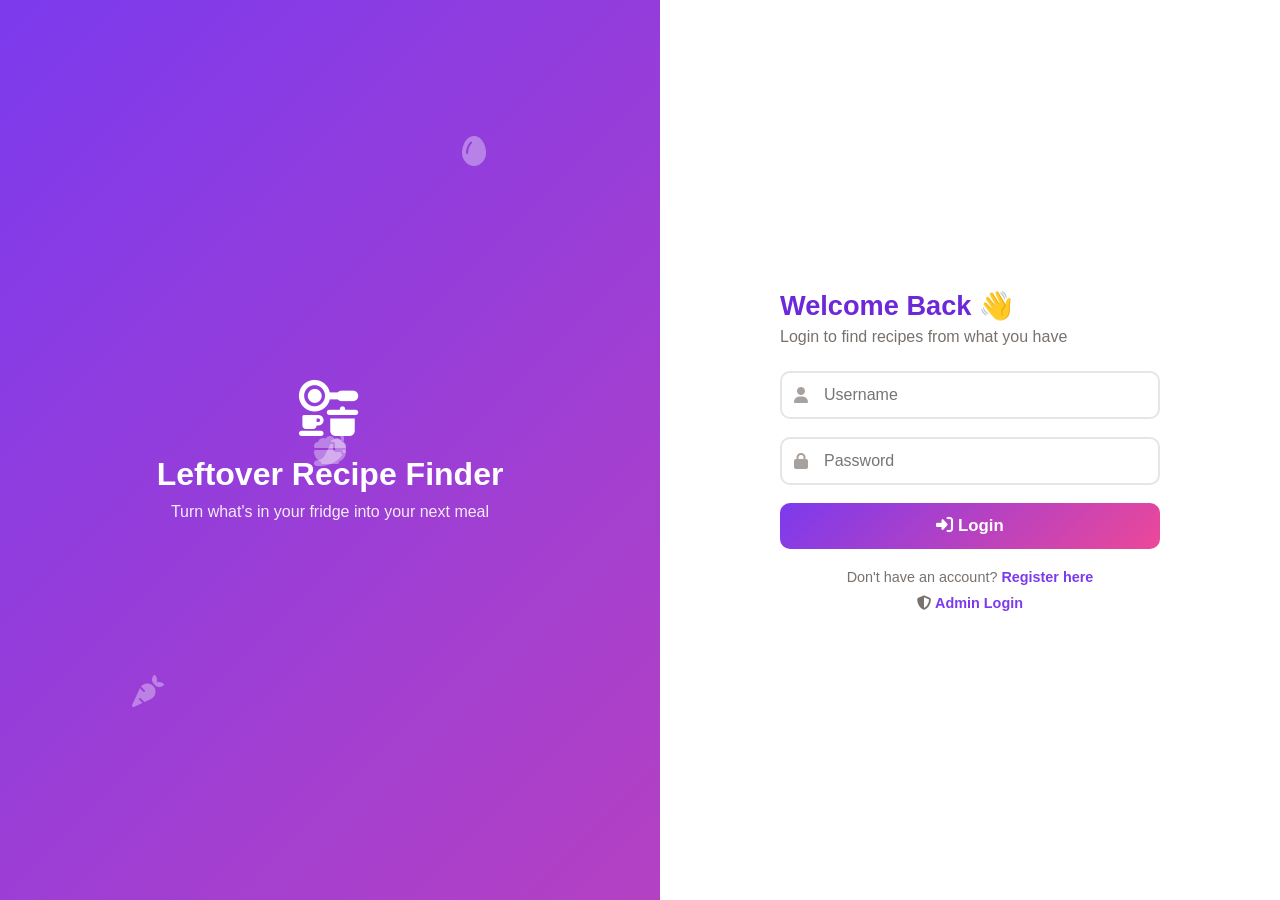
<file: index.html>
<!DOCTYPE html>
<html lang="en">
<head>
<meta charset="UTF-8">
<meta name="viewport" content="width=device-width, initial-scale=1.0">
<title>Login - Leftover Recipe Finder</title>
<link rel="stylesheet" href="https://cdnjs.cloudflare.com/ajax/libs/font-awesome/6.5.1/css/all.min.css">
<link rel="stylesheet" href="style.css">
</head>
<body>

<div class="auth-wrapper">
  <div class="auth-visual">
    <i class="fa-solid fa-kitchen-set brand-icon"></i>
    <h1>Leftover Recipe Finder</h1>
    <p>Turn what's in your fridge into your next meal</p>
    <i class="fa-solid fa-carrot floating-icon"></i>
    <i class="fa-solid fa-egg floating-icon"></i>
    <i class="fa-solid fa-pepper-hot floating-icon"></i>
    <i class="fa-solid fa-bowl-food floating-icon"></i>
  </div>

  <div class="auth-form-side">
    <div class="auth-form-box">
      <h2>Welcome Back 👋</h2>
      <p class="subtitle">Login to find recipes from what you have</p>

      <div class="error-msg" id="errorMsg"></div>
      <div class="success-msg" id="successMsg"></div>

      <form id="loginForm">
        <div class="input-group">
          <i class="fa-solid fa-user"></i>
          <input type="text" id="loginUsername" placeholder="Username" required>
        </div>
        <div class="input-group">
          <i class="fa-solid fa-lock"></i>
          <input type="password" id="loginPassword" placeholder="Password" required>
        </div>
        <button type="submit" class="auth-btn"><i class="fa-solid fa-right-to-bracket"></i> Login</button>
      </form>

      <p class="auth-switch">Don't have an account? <a href="register.html">Register here</a></p>
      <p class="auth-switch admin-login-link"><i class="fa-solid fa-shield-halved"></i> <a href="admin.html">Admin Login</a></p>
    </div>
  </div>
</div>

<script src="auth.js"></script>
</body>
</html>
</file>
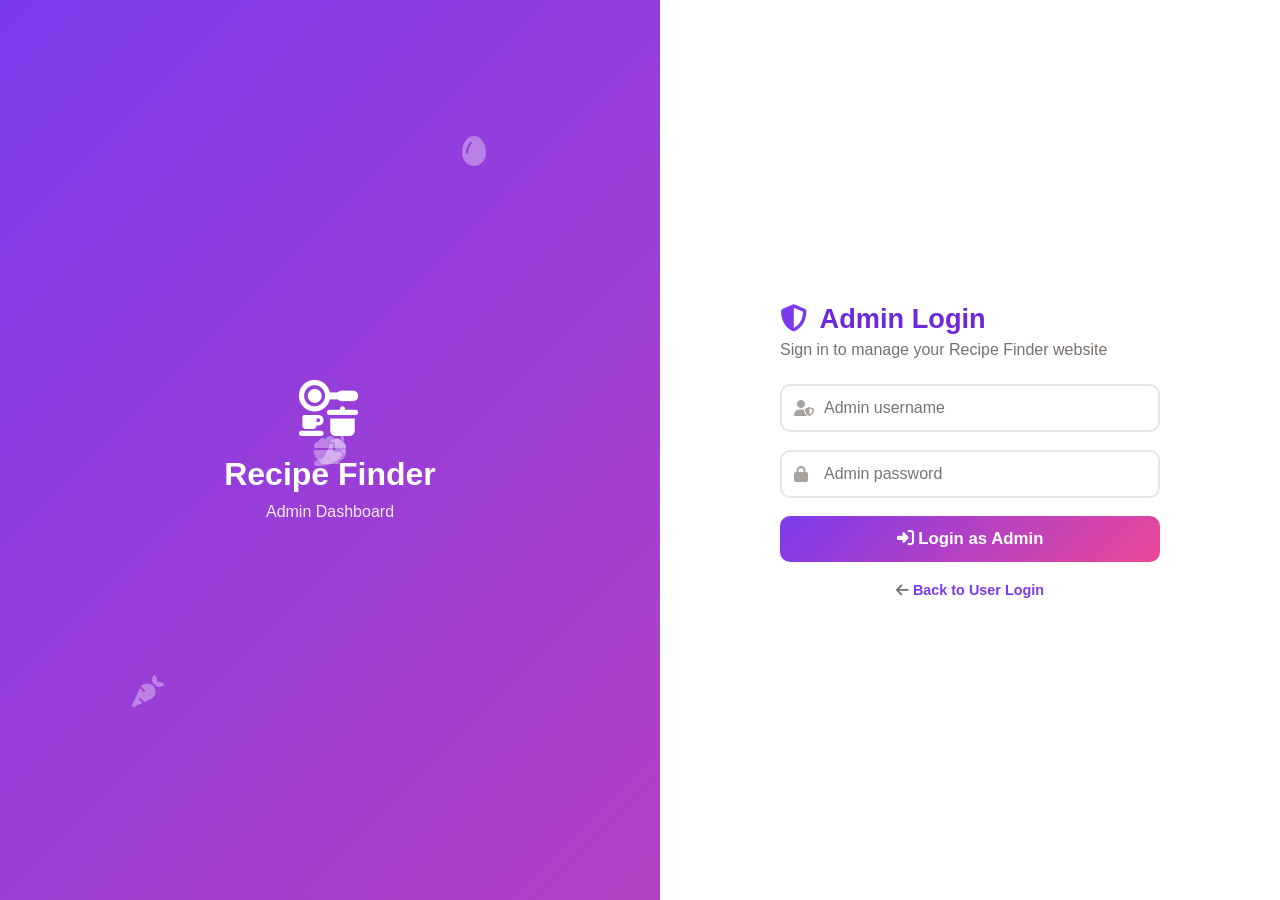
<file: admin.html>
<!DOCTYPE html>
<html lang="en">
<head>
<meta charset="UTF-8">
<meta name="viewport" content="width=device-width, initial-scale=1.0">
<title>Admin Login - Recipe Finder</title>
<link rel="stylesheet" href="https://cdnjs.cloudflare.com/ajax/libs/font-awesome/6.5.1/css/all.min.css">
<link rel="stylesheet" href="style.css">
</head>
<body>

<!-- Admin Login -->
<div class="auth-wrapper" id="adminLoginScreen">
  <div class="auth-visual">
    <i class="fa-solid fa-kitchen-set brand-icon"></i>
    <h1>Recipe Finder</h1>
    <p>Admin Dashboard</p>
    <i class="fa-solid fa-carrot floating-icon"></i>
    <i class="fa-solid fa-egg floating-icon"></i>
    <i class="fa-solid fa-pepper-hot floating-icon"></i>
    <i class="fa-solid fa-bowl-food floating-icon"></i>
  </div>

  <div class="auth-form-side">
    <div class="auth-form-box">
      <h2><i class="fa-solid fa-shield-halved"></i> Admin Login</h2>
      <p class="subtitle">Sign in to manage your Recipe Finder website</p>

      <div class="error-msg" id="adminErrorMsg"></div>
      <div class="success-msg" id="adminSuccessMsg"></div>

      <form id="adminLoginForm">
        <div class="input-group">
          <i class="fa-solid fa-user-shield"></i>
          <input type="text" id="adminUsername" placeholder="Admin username" autocomplete="username" required>
        </div>
        <div class="input-group">
          <i class="fa-solid fa-lock"></i>
          <input type="password" id="adminPassword" placeholder="Admin password" autocomplete="current-password" required>
        </div>
        <button type="submit" class="auth-btn"><i class="fa-solid fa-right-to-bracket"></i> Login as Admin</button>
      </form>

      <p class="auth-switch"><i class="fa-solid fa-arrow-left"></i> <a href="index.html">Back to User Login</a></p>
    </div>
  </div>
</div>

<!-- Admin Dashboard -->
<div id="adminDashboard" style="display:none;">
<nav class="admin-navbar">
  <div class="logo"><i class="fa-solid fa-kitchen-set"></i> Recipe Finder <span>Admin</span></div>
  <div class="admin-nav-actions"><a href="recipe.html"><i class="fa-solid fa-utensils"></i> User Page</a><button id="adminLogout"><i class="fa-solid fa-right-from-bracket"></i> Logout</button></div>
</nav>

<main class="admin-container">
  <div class="admin-heading"><div><h1><i class="fa-solid fa-gauge-high"></i> Admin Dashboard</h1><p>Manage users, monitor activity and view the recipe database.</p></div></div>

  <section class="stats-grid">
    <div class="stat-card"><i class="fa-solid fa-users"></i><div><span>Total Users</span><strong id="totalUsers">0</strong></div></div>
    <div class="stat-card"><i class="fa-solid fa-magnifying-glass"></i><div><span>Search Attempts</span><strong id="totalSearches">0</strong></div></div>
    <div class="stat-card"><i class="fa-solid fa-heart"></i><div><span>Saved Recipes</span><strong id="totalFavorites">0</strong></div></div>
    <div class="stat-card"><i class="fa-solid fa-book"></i><div><span>Total Recipes</span><strong id="totalRecipes">0</strong></div></div>
  </section>

  <section class="admin-panel">
    <div class="panel-title"><h2><i class="fa-solid fa-user-gear"></i> User Management</h2><input id="userSearch" type="text" placeholder="Search users..."></div>
    <div class="table-wrap"><table><thead><tr><th>#</th><th>Username</th><th>Email</th><th>Action</th></tr></thead><tbody id="usersTable"></tbody></table></div>
    <p class="admin-note">Admin data is stored in the browser's localStorage for this project demo.</p>
  </section>

  <section class="admin-panel">
    <div class="panel-title"><h2><i class="fa-solid fa-chart-line"></i> Recent Activity</h2><button class="small-btn" id="clearActivity"><i class="fa-solid fa-trash"></i> Clear Activity</button></div>
    <div class="table-wrap"><table><thead><tr><th>User</th><th>Ingredients</th><th>Date & Time</th></tr></thead><tbody id="activityTable"></tbody></table></div>
  </section>

  <section class="admin-panel">
    <div class="panel-title"><h2><i class="fa-solid fa-book-open"></i> Recipe Database</h2></div>
    <div class="recipe-admin-grid" id="recipeAdminGrid"></div>
  </section>
</main>
</div>

<script src="recipes-data.js"></script>
<script src="admin.js"></script>
</body>
</html>
</file>
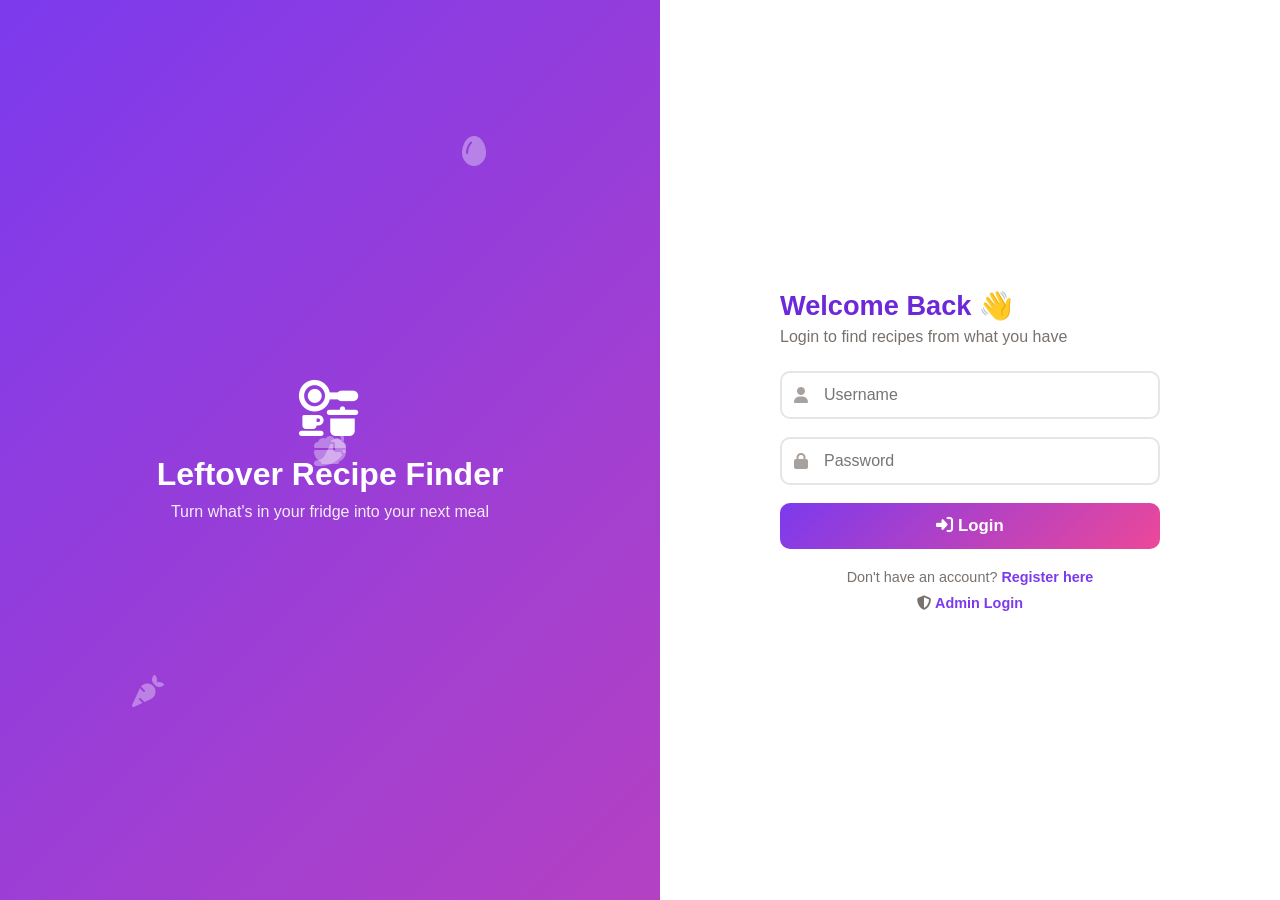
<file: recipe.html>
<!DOCTYPE html>
<html lang="en">
<head>
<meta charset="UTF-8">
<meta name="viewport" content="width=device-width, initial-scale=1.0">
<title>Recipe Finder</title>
<link rel="stylesheet" href="https://cdnjs.cloudflare.com/ajax/libs/font-awesome/6.5.1/css/all.min.css">
<link rel="stylesheet" href="style.css">
</head>
<body class="app-body">

<nav class="navbar">
  <div class="logo"><i class="fa-solid fa-kitchen-set"></i> Recipe Finder</div>
  <div class="user-area">
    <span><i class="fa-solid fa-circle-user"></i> <span id="usernameLabel"></span></span>
    <button class="logout-btn" id="logoutBtn"><i class="fa-solid fa-right-from-bracket"></i> Logout</button>
  </div>
</nav>

<div class="container">
  <header class="hero">
    <h1>🍳 Leftover Recipe Finder</h1>
    <p>Type what's in your fridge — get recipes you can actually make</p>
    <p class="hint" style="margin-top:6px;"><i class="fa-solid fa-book-open"></i> 100 recipes in the database</p>
  </header>

  <div class="search-box">
    <label for="ingredientInput"><i class="fa-solid fa-carrot"></i> What ingredients do you have?</label>
    <div class="input-row">
      <input type="text" id="ingredientInput" placeholder="e.g. tomato, onion, rice, egg">
      <button id="searchBtn"><i class="fa-solid fa-magnifying-glass"></i> Find Recipes</button>
      <button id="surpriseBtn"><i class="fa-solid fa-dice"></i> Surprise Me</button>
    </div>
    <p class="hint">Separate ingredients with commas</p>

    <!-- Colorful pill filter buttons (click to select, no plain radio buttons) -->
    <div class="filter-row">
      <button class="filter-btn active" data-diet="all"><i class="fa-solid fa-utensils"></i> All</button>
      <button class="filter-btn" data-diet="veg"><i class="fa-solid fa-leaf"></i> Veg</button>
      <button class="filter-btn" data-diet="nonveg"><i class="fa-solid fa-drumstick-bite"></i> Non-Veg</button>
    </div>
  </div>

  <!-- Recipes render here as a colorful grid of clickable tiles -->
  <div id="results" class="recipe-grid">
    <div class="empty-msg">Enter your ingredients above and hit "Find Recipes" 👆</div>
  </div>

  <div class="fav-section" id="favSection" style="display:none;">
    <h2><i class="fa-solid fa-star"></i> Your Saved Recipes</h2>
    <div id="favResults" class="recipe-grid"></div>
  </div>
</div>

<!-- Modal popup shown when a recipe tile is clicked ("explore" view) -->
<div class="modal-overlay" id="modalOverlay" style="display:none;">
  <div class="modal-box" id="modalBox"></div>
</div>

<script src="recipes-data.js"></script>
<script src="recipe.js"></script>
</body>
</html>
</file>
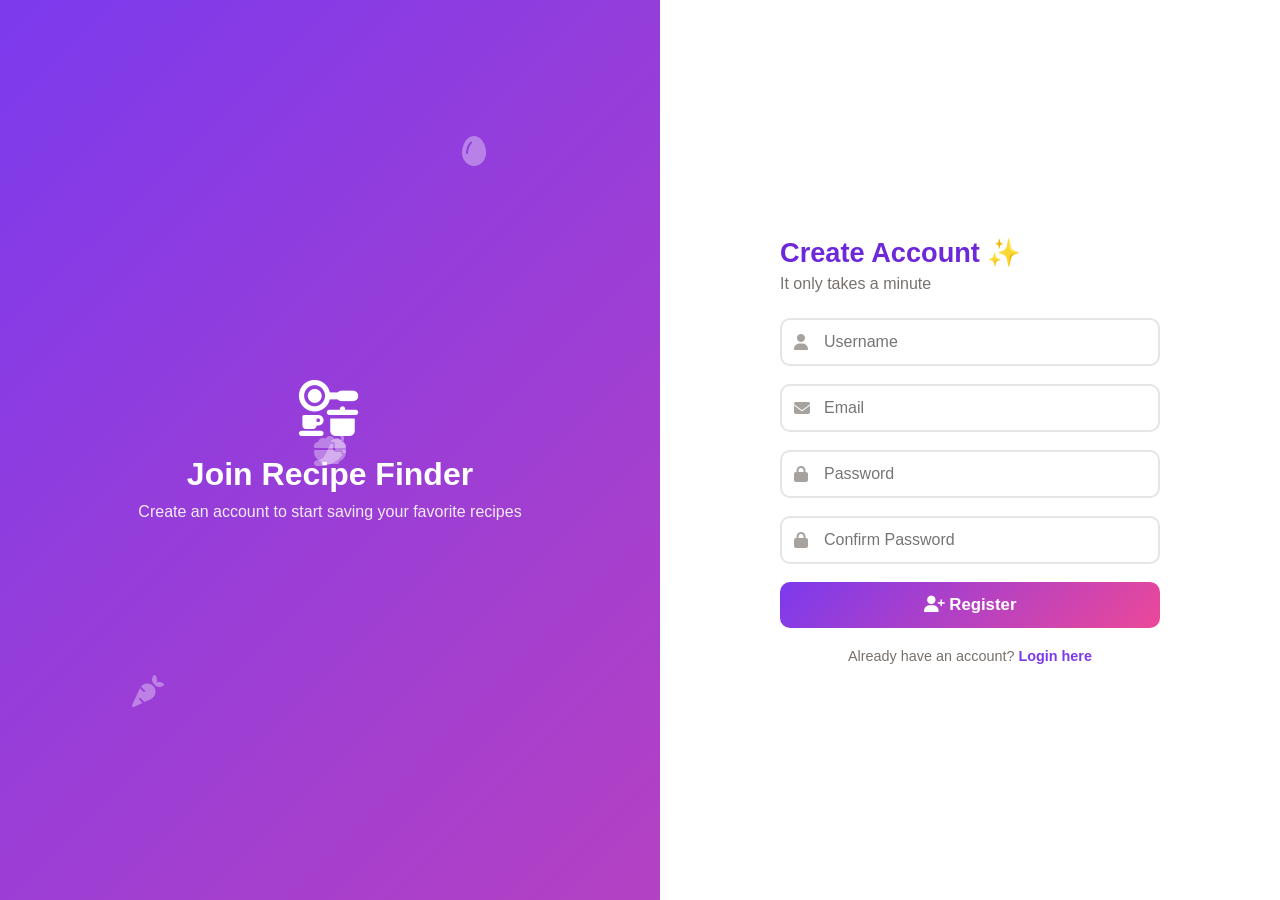
<file: register.html>
<!DOCTYPE html>
<html lang="en">
<head>
<meta charset="UTF-8">
<meta name="viewport" content="width=device-width, initial-scale=1.0">
<title>Register - Leftover Recipe Finder</title>
<link rel="stylesheet" href="https://cdnjs.cloudflare.com/ajax/libs/font-awesome/6.5.1/css/all.min.css">
<link rel="stylesheet" href="style.css">
</head>
<body>

<div class="auth-wrapper">
  <div class="auth-visual">
    <i class="fa-solid fa-kitchen-set brand-icon"></i>
    <h1>Join Recipe Finder</h1>
    <p>Create an account to start saving your favorite recipes</p>
    <i class="fa-solid fa-carrot floating-icon"></i>
    <i class="fa-solid fa-egg floating-icon"></i>
    <i class="fa-solid fa-pepper-hot floating-icon"></i>
    <i class="fa-solid fa-bowl-food floating-icon"></i>
  </div>

  <div class="auth-form-side">
    <div class="auth-form-box">
      <h2>Create Account ✨</h2>
      <p class="subtitle">It only takes a minute</p>

      <div class="error-msg" id="errorMsg"></div>
      <div class="success-msg" id="successMsg"></div>

      <form id="registerForm">
        <div class="input-group">
          <i class="fa-solid fa-user"></i>
          <input type="text" id="regUsername" placeholder="Username" required>
        </div>
        <div class="input-group">
          <i class="fa-solid fa-envelope"></i>
          <input type="email" id="regEmail" placeholder="Email" required>
        </div>
        <div class="input-group">
          <i class="fa-solid fa-lock"></i>
          <input type="password" id="regPassword" placeholder="Password" required>
        </div>
        <div class="input-group">
          <i class="fa-solid fa-lock"></i>
          <input type="password" id="regConfirmPassword" placeholder="Confirm Password" required>
        </div>
        <button type="submit" class="auth-btn"><i class="fa-solid fa-user-plus"></i> Register</button>
      </form>

      <p class="auth-switch">Already have an account? <a href="index.html">Login here</a></p>
    </div>
  </div>
</div>

<script src="auth.js"></script>
</body>
</html>
</file>
<file: style.css>
:root {
  --primary: #ea580c;
  --primary-dark: #c2410c;
  --accent: #7c3aed;
  --accent-dark: #6d28d9;
  --pink: #ec4899;
}

* { margin: 0; padding: 0; box-sizing: border-box; font-family: 'Segoe UI', Arial, sans-serif; }

/* ================= AUTH PAGES (Login / Register) ================= */
.auth-wrapper { display: flex; min-height: 100vh; flex-wrap: wrap; }

.auth-visual {
  flex: 1; min-width: 300px;
  background: linear-gradient(135deg, var(--accent), var(--pink));
  background-size: 200% 200%;
  animation: gradientShift 8s ease infinite;
  display: flex; flex-direction: column; align-items: center; justify-content: center;
  color: #fff; padding: 40px; position: relative; overflow: hidden; text-align: center;
}

@keyframes gradientShift {
  0% { background-position: 0% 50%; }
  50% { background-position: 100% 50%; }
  100% { background-position: 0% 50%; }
}

.floating-icon { position: absolute; font-size: 2em; opacity: 0.35; animation: float 6s ease-in-out infinite; }
.floating-icon:nth-child(2) { top: 20%; left: 15%; }
.floating-icon:nth-child(3) { top: 60%; left: 75%; animation-delay: 1.5s; }
.floating-icon:nth-child(4) { top: 75%; left: 20%; animation-delay: 3s; }
.floating-icon:nth-child(5) { top: 15%; left: 70%; animation-delay: 4.5s; }

@keyframes float {
  0%, 100% { transform: translateY(0) rotate(0deg); }
  50% { transform: translateY(-20px) rotate(10deg); }
}

.auth-visual h1 { font-size: 2em; margin-top: 20px; z-index: 1; }
.auth-visual p { margin-top: 10px; opacity: 0.9; z-index: 1; }
.auth-visual i.brand-icon { font-size: 3.5em; z-index: 1; animation: pulse 2.5s ease-in-out infinite; }

@keyframes pulse { 0%, 100% { transform: scale(1); } 50% { transform: scale(1.1); } }

.auth-form-side { flex: 1; min-width: 300px; display: flex; align-items: center; justify-content: center; background: #fff; padding: 40px 20px; }
.auth-form-box { width: 100%; max-width: 380px; animation: fadeInUp 0.6s ease; }

@keyframes fadeInUp { from { opacity: 0; transform: translateY(20px); } to { opacity: 1; transform: translateY(0); } }

.auth-form-box h2 { color: var(--accent-dark); margin-bottom: 6px; font-size: 1.7em; }
.auth-form-box p.subtitle { color: #78716c; margin-bottom: 25px; }

.input-group { position: relative; margin-bottom: 18px; }
.input-group i { position: absolute; left: 14px; top: 50%; transform: translateY(-50%); color: #a8a29e; }
.input-group input {
  width: 100%; padding: 13px 14px 13px 42px; border: 2px solid #e7e5e4; border-radius: 10px;
  font-size: 1em; outline: none; transition: border-color 0.2s ease, box-shadow 0.2s ease;
}
.input-group input:focus { border-color: var(--accent); box-shadow: 0 0 0 3px rgba(124,58,237,0.15); }

.auth-btn {
  width: 100%; padding: 13px; background: linear-gradient(135deg, var(--accent), var(--pink));
  color: #fff; border: none; border-radius: 10px; font-size: 1.05em; font-weight: 600; cursor: pointer;
  transition: transform 0.15s ease, box-shadow 0.15s ease;
}
.auth-btn:hover { transform: translateY(-2px); box-shadow: 0 6px 18px rgba(124,58,237,0.35); }

.auth-switch { text-align: center; margin-top: 20px; color: #78716c; font-size: 0.9em; }
.auth-switch a { color: var(--accent); font-weight: 600; text-decoration: none; }
.auth-switch a:hover { text-decoration: underline; }

.error-msg, .success-msg { padding: 10px 14px; border-radius: 8px; margin-bottom: 16px; font-size: 0.9em; display: none; animation: fadeInUp 0.3s ease; }
.error-msg { background: #fee2e2; color: #991b1b; }
.success-msg { background: #dcfce7; color: #166534; }

/* ================= APP PAGE / DASHBOARD (Recipe Finder) ================= */
.app-body { background: linear-gradient(135deg, #fdf4ff, #fff7ed, #f0fdfa); min-height: 100vh; }

/* Colorful gradient navbar */
.navbar {
  background: linear-gradient(120deg, #7c3aed, #ec4899, #f97316);
  background-size: 200% 200%;
  animation: gradientShift 10s ease infinite;
  padding: 16px 30px; display: flex; justify-content: space-between; align-items: center;
  box-shadow: 0 4px 14px rgba(0,0,0,0.12); flex-wrap: wrap; gap: 10px;
}
.navbar .logo { display: flex; align-items: center; gap: 10px; font-weight: 700; color: #fff; font-size: 1.25em; }
.navbar .logo i { color: #fff; }
.navbar .user-area { display: flex; align-items: center; gap: 14px; color: #fff; font-size: 0.95em; }

.logout-btn { background: rgba(255,255,255,0.25); color: #fff; border: none; padding: 8px 16px; border-radius: 8px; cursor: pointer; font-weight: 600; display: flex; align-items: center; gap: 6px; transition: 0.2s; }
.logout-btn:hover { background: rgba(255,255,255,0.4); transform: translateY(-1px); }

.container { max-width: 950px; margin: 0 auto; padding: 30px 15px; }

header.hero { text-align: center; margin-bottom: 30px; animation: fadeInUp 0.5s ease; }
header.hero h1 { color: #7c2d12; font-size: 2.1em; margin-bottom: 8px; }
header.hero p { color: #78716c; }

.search-box {
  background: #fff; border-radius: 18px; padding: 22px;
  box-shadow: 0 6px 22px rgba(0,0,0,0.08); margin-bottom: 28px;
  animation: fadeInUp 0.6s ease; border-top: 5px solid transparent;
  border-image: linear-gradient(90deg, #7c3aed, #ec4899, #f97316) 1;
}
.search-box label { display: flex; align-items: center; gap: 8px; margin-bottom: 8px; font-weight: 600; color: #57534e; }
.input-row { display: flex; gap: 10px; flex-wrap: wrap; }
#ingredientInput { flex: 1; min-width: 200px; padding: 12px 14px; border: 2px solid #fbcfe8; border-radius: 10px; font-size: 1em; outline: none; }
#ingredientInput:focus { border-color: var(--accent); }

#searchBtn, #surpriseBtn { padding: 12px 20px; border: none; border-radius: 10px; font-size: 1em; font-weight: 600; cursor: pointer; display: flex; align-items: center; gap: 8px; transition: transform 0.15s ease, box-shadow 0.15s ease; }
#searchBtn { background: linear-gradient(120deg, #7c3aed, #ec4899); color: #fff; }
#searchBtn:hover { transform: translateY(-1px); box-shadow: 0 6px 14px rgba(124,58,237,0.35); }
#surpriseBtn { background: linear-gradient(120deg, #fb923c, #f97316); color: #fff; }
#surpriseBtn:hover { transform: translateY(-1px); box-shadow: 0 6px 14px rgba(249,115,22,0.35); }

.hint { font-size: 0.85em; color: #a8a29e; margin-top: 10px; }

/* Colorful pill-style filter buttons (replaces plain radio buttons) */
.filter-row { margin-top: 16px; display: flex; gap: 10px; flex-wrap: wrap; }
.filter-btn {
  border: 2px solid #e7e5e4; background: #fff; color: #57534e; padding: 8px 16px;
  border-radius: 999px; font-size: 0.9em; font-weight: 600; cursor: pointer;
  display: flex; align-items: center; gap: 6px; transition: 0.2s;
}
.filter-btn:hover { border-color: #cbd5e1; }
.filter-btn.active { color: #fff; border-color: transparent; }
.filter-btn.active[data-diet="all"] { background: linear-gradient(120deg, #7c3aed, #ec4899); }
.filter-btn.active[data-diet="veg"] { background: linear-gradient(120deg, #16a34a, #22c55e); }
.filter-btn.active[data-diet="nonveg"] { background: linear-gradient(120deg, #dc2626, #f97316); }

/* Recipe grid + colorful tiles */
.recipe-grid { display: grid; grid-template-columns: repeat(auto-fill, minmax(210px, 1fr)); gap: 18px; }

.recipe-tile {
  background: #fff; border-radius: 16px; overflow: hidden; cursor: pointer;
  box-shadow: 0 4px 14px rgba(0,0,0,0.08); transition: transform 0.2s ease, box-shadow 0.2s ease;
  animation: fadeInUp 0.4s ease;
}
.recipe-tile:hover { transform: translateY(-5px); box-shadow: 0 10px 26px rgba(0,0,0,0.16); }

.tile-header { position: relative; padding: 28px 0; text-align: center; color: #fff; font-size: 2.4em; }
.tile-header .diet-chip {
  position: absolute; top: 10px; left: 10px; font-size: 0.32em; font-weight: 700;
  background: rgba(255,255,255,0.9); padding: 3px 10px; border-radius: 999px; color: #292524;
}
.tile-fav-btn {
  position: absolute; top: 8px; right: 8px; background: rgba(255,255,255,0.3); border: none;
  color: #fff; width: 34px; height: 34px; border-radius: 50%; cursor: pointer; font-size: 0.42em;
  display: flex; align-items: center; justify-content: center; transition: 0.2s;
}
.tile-fav-btn:hover { background: rgba(255,255,255,0.5); }
.tile-fav-btn.saved { color: #fde047; }

.tile-body { padding: 14px 16px 18px; }
.tile-body h3 { font-size: 1.05em; color: #292524; margin-bottom: 8px; }

.progress-bar-bg { background: #f1f5f9; border-radius: 999px; height: 8px; overflow: hidden; margin-bottom: 6px; }
.progress-bar-fill { height: 100%; border-radius: 999px; transition: width 0.4s ease; }

.match-text { font-size: 0.8em; color: #78716c; margin-bottom: 8px; }
.tap-hint { font-size: 0.78em; color: #a8a29e; display: flex; align-items: center; gap: 5px; }

.empty-msg { text-align: center; color: #a8a29e; padding: 40px 20px; font-size: 1em; grid-column: 1 / -1; }

.fav-section { margin-top: 40px; padding-top: 20px; border-top: 2px dashed #fbcfe8; animation: fadeInUp 0.6s ease; }
.fav-section h2 { color: #7c2d12; margin-bottom: 14px; font-size: 1.3em; display: flex; align-items: center; gap: 8px; }

/* ================= MODAL (Explore Recipe Detail) ================= */
.modal-overlay {
  position: fixed; inset: 0; background: rgba(0,0,0,0.55);
  display: flex; align-items: center; justify-content: center; z-index: 1000; padding: 20px;
}
.modal-box {
  background: #fff; border-radius: 20px; max-width: 480px; width: 100%;
  max-height: 85vh; overflow-y: auto; animation: fadeInUp 0.3s ease;
}
.modal-header { position: relative; padding: 32px 20px; text-align: center; color: #fff; }
.modal-header i.modal-icon { font-size: 2.6em; margin-bottom: 8px; display: block; }
.modal-header h2 { font-size: 1.4em; }
.diet-chip-modal { display: inline-block; margin-top: 8px; font-size: 0.75em; font-weight: 700; background: rgba(255,255,255,0.9); color: #292524; padding: 3px 12px; border-radius: 999px; }
.close-btn {
  position: absolute; top: 14px; right: 14px; background: rgba(255,255,255,0.3); border: none;
  color: #fff; width: 34px; height: 34px; border-radius: 50%; cursor: pointer; font-size: 1em;
}
.close-btn:hover { background: rgba(255,255,255,0.5); }

.modal-body { padding: 22px; }
.modal-body h4 { margin: 16px 0 10px; color: #57534e; font-size: 1em; display: flex; align-items: center; gap: 8px; }
.modal-body h4:first-child { margin-top: 0; }

.ingredient-list { display: flex; flex-wrap: wrap; gap: 6px; }
.ing-have, .ing-missing { padding: 4px 10px; border-radius: 8px; font-size: 0.85em; display: inline-flex; align-items: center; gap: 5px; }
.ing-have { background: #dcfce7; color: #166534; }
.ing-missing { background: #fee2e2; color: #991b1b; }

.steps-list { list-style: none; display: flex; flex-direction: column; gap: 12px; }
.steps-list li { display: flex; align-items: flex-start; gap: 12px; }
.step-num {
  min-width: 26px; height: 26px; border-radius: 50%; color: #fff; font-size: 0.85em; font-weight: 700;
  display: flex; align-items: center; justify-content: center; flex-shrink: 0;
}
.step-text { color: #44403c; font-size: 0.95em; line-height: 1.5; padding-top: 2px; }

.modal-fav-btn {
  margin-top: 20px; width: 100%; padding: 12px; border: 2px solid #fbcfe8; background: #fff;
  color: #9d174d; border-radius: 10px; font-weight: 600; cursor: pointer; display: flex;
  align-items: center; justify-content: center; gap: 8px; transition: 0.2s;
}
.modal-fav-btn.saved { background: #fdf2f8; }
.modal-fav-btn:hover { border-color: #ec4899; }

@media (max-width: 700px) {
  .auth-visual { min-height: 220px; padding: 20px; }
}

/* ================= ADMIN DASHBOARD ================= */
.admin-body { background: linear-gradient(135deg, #f5f3ff, #fff7ed, #f0fdfa); min-height: 100vh; color: #292524; }
.admin-navbar { background: linear-gradient(120deg, #4c1d95, #7c3aed, #db2777); padding: 16px 30px; display:flex; justify-content:space-between; align-items:center; gap:15px; box-shadow:0 4px 14px rgba(0,0,0,.12); }
.admin-navbar .logo { color:#fff; font-size:1.25em; font-weight:700; display:flex; gap:10px; align-items:center; }
.admin-navbar .logo span { background:rgba(255,255,255,.2); padding:4px 9px; border-radius:999px; font-size:.7em; }
.admin-nav-actions { display:flex; align-items:center; gap:10px; }
.admin-nav-actions a,.admin-nav-actions button { border:0; text-decoration:none; color:#fff; background:rgba(255,255,255,.18); padding:9px 14px; border-radius:9px; cursor:pointer; font-weight:600; }
.admin-nav-actions a:hover,.admin-nav-actions button:hover { background:rgba(255,255,255,.3); }
.admin-container { max-width:1100px; margin:auto; padding:30px 18px 50px; }
.admin-heading { margin-bottom:24px; }
.admin-heading h1 { color:#4c1d95; margin-bottom:5px; }
.admin-heading p { color:#78716c; }
.stats-grid { display:grid; grid-template-columns:repeat(4,1fr); gap:16px; margin-bottom:24px; }
.stat-card { background:#fff; border-radius:16px; padding:20px; display:flex; gap:15px; align-items:center; box-shadow:0 5px 18px rgba(0,0,0,.08); }
.stat-card > i { width:48px; height:48px; border-radius:13px; display:flex; align-items:center; justify-content:center; background:#f3e8ff; color:#7c3aed; font-size:1.2em; }
.stat-card span { display:block; color:#78716c; font-size:.85em; margin-bottom:4px; }.stat-card strong { font-size:1.65em; color:#292524; }
.admin-panel { background:#fff; border-radius:18px; padding:20px; margin-bottom:22px; box-shadow:0 5px 18px rgba(0,0,0,.07); }
.panel-title { display:flex; justify-content:space-between; align-items:center; gap:15px; margin-bottom:15px; }.panel-title h2 { color:#44403c; font-size:1.2em; }
#userSearch { width:230px; padding:10px 12px; border:2px solid #e7e5e4; border-radius:9px; outline:none; }.small-btn { border:0; background:#fee2e2; color:#991b1b; padding:9px 12px; border-radius:8px; cursor:pointer; font-weight:600; }
.table-wrap { overflow-x:auto; } table { width:100%; border-collapse:collapse; } th,td { padding:12px 10px; text-align:left; border-bottom:1px solid #f1f5f9; } th { background:#faf5ff; color:#57534e; font-size:.88em; } td { color:#57534e; }
.delete-btn { border:0; background:#fee2e2; color:#991b1b; padding:7px 10px; border-radius:7px; cursor:pointer; }.delete-btn:hover { background:#fecaca; }.empty-table { text-align:center; padding:25px; color:#a8a29e; }
.admin-note { color:#a8a29e; font-size:.8em; margin-top:12px; }
.recipe-admin-grid { display:grid; grid-template-columns:repeat(auto-fill,minmax(240px,1fr)); gap:12px; max-height:450px; overflow-y:auto; padding-right:4px; }
.recipe-admin-card { display:flex; gap:11px; align-items:center; padding:11px; border:1px solid #f1f5f9; border-radius:12px; }.recipe-admin-icon { min-width:42px; height:42px; border-radius:10px; color:#fff; display:flex; align-items:center; justify-content:center; }.recipe-admin-card strong { display:block; font-size:.9em; }.recipe-admin-card small { display:block; color:#a8a29e; margin-top:4px; }
.admin-login-link { margin-top:10px; }
@media (max-width:800px) { .stats-grid { grid-template-columns:repeat(2,1fr); } .admin-navbar { padding:14px 18px; } }
@media (max-width:500px) { .stats-grid { grid-template-columns:1fr; } .panel-title { align-items:stretch; flex-direction:column; } #userSearch { width:100%; box-sizing:border-box; } }

/* Admin login uses the same visual language as the normal Recipe Finder login. */
#adminLoginScreen .auth-form-box h2 { color: var(--accent-dark); }
#adminLoginScreen .auth-form-box h2 i { color: var(--accent); margin-right: 6px; }
#adminLoginScreen .auth-btn { width: 100%; }
#adminLoginScreen .input-group:focus-within { border-color: var(--accent); box-shadow: 0 0 0 3px rgba(124,58,237,0.10); }
#adminLoginScreen .auth-switch a { color: var(--accent); }
</file>
